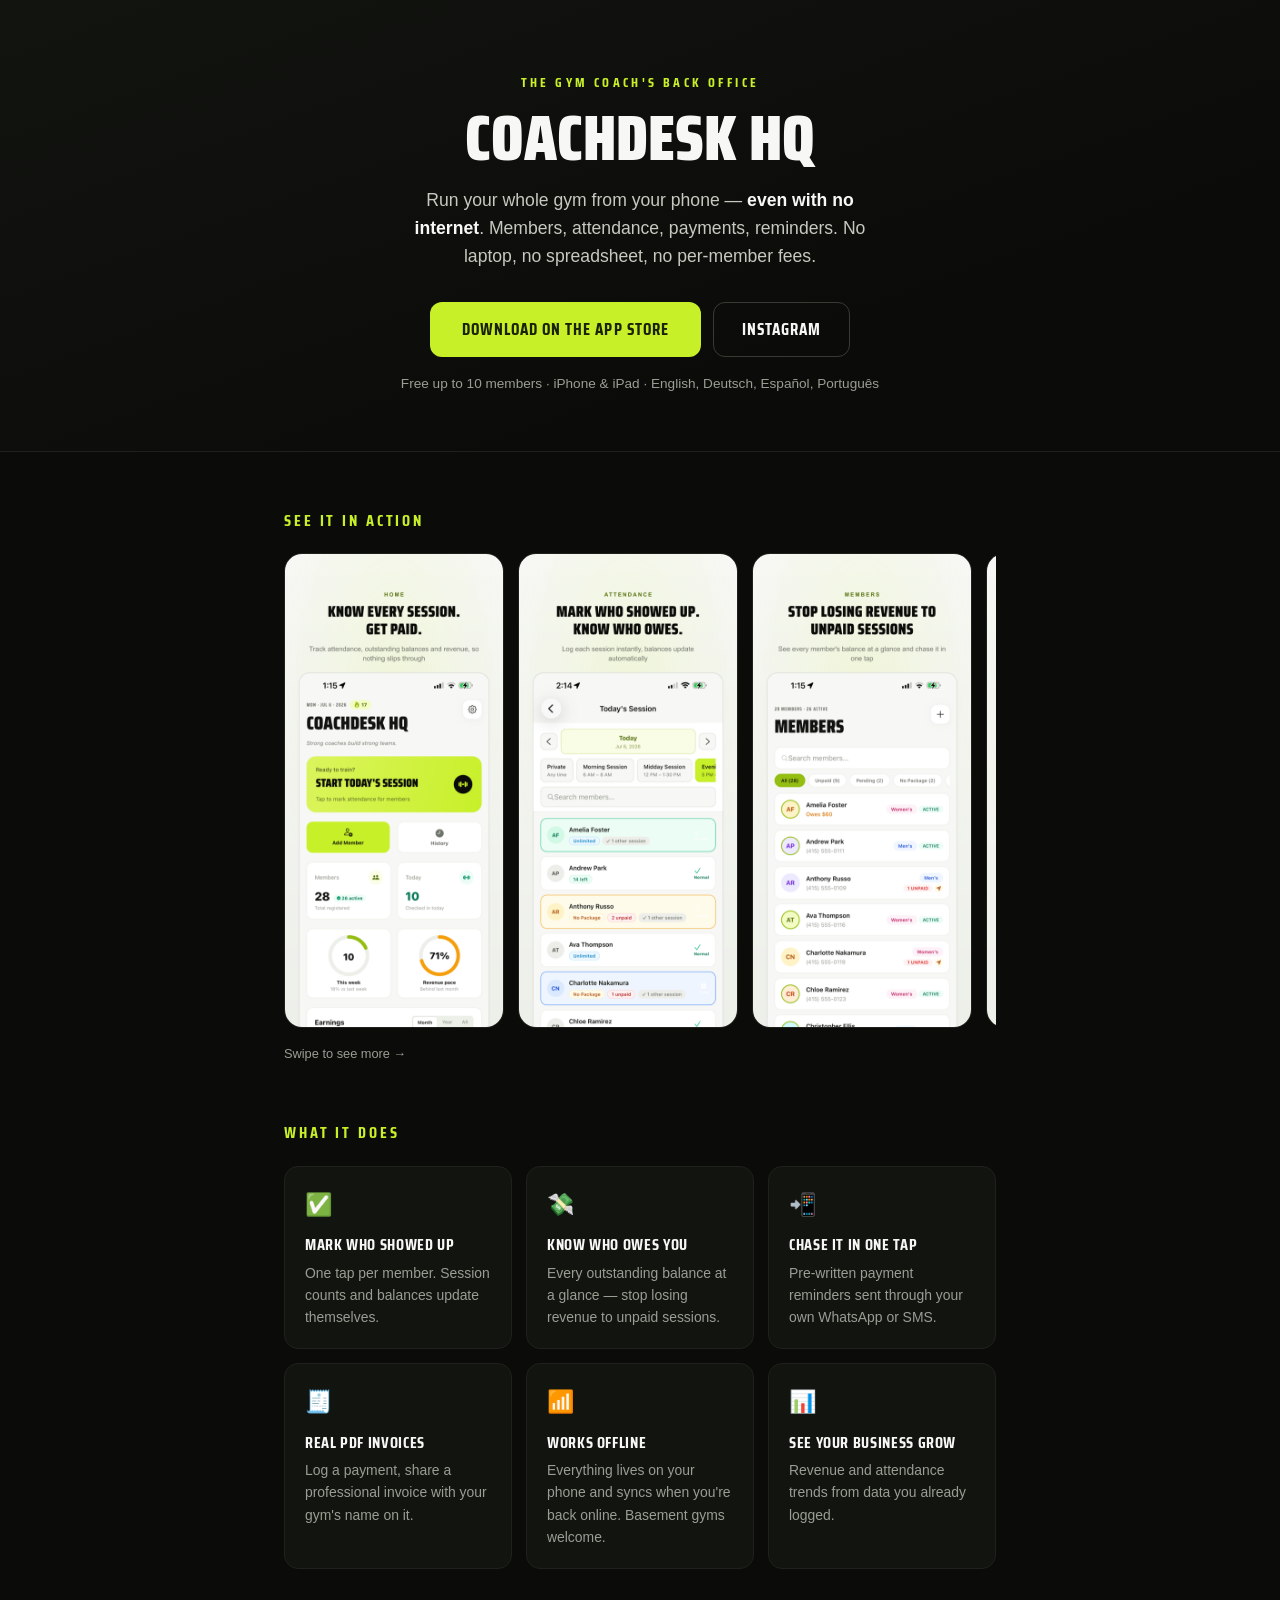
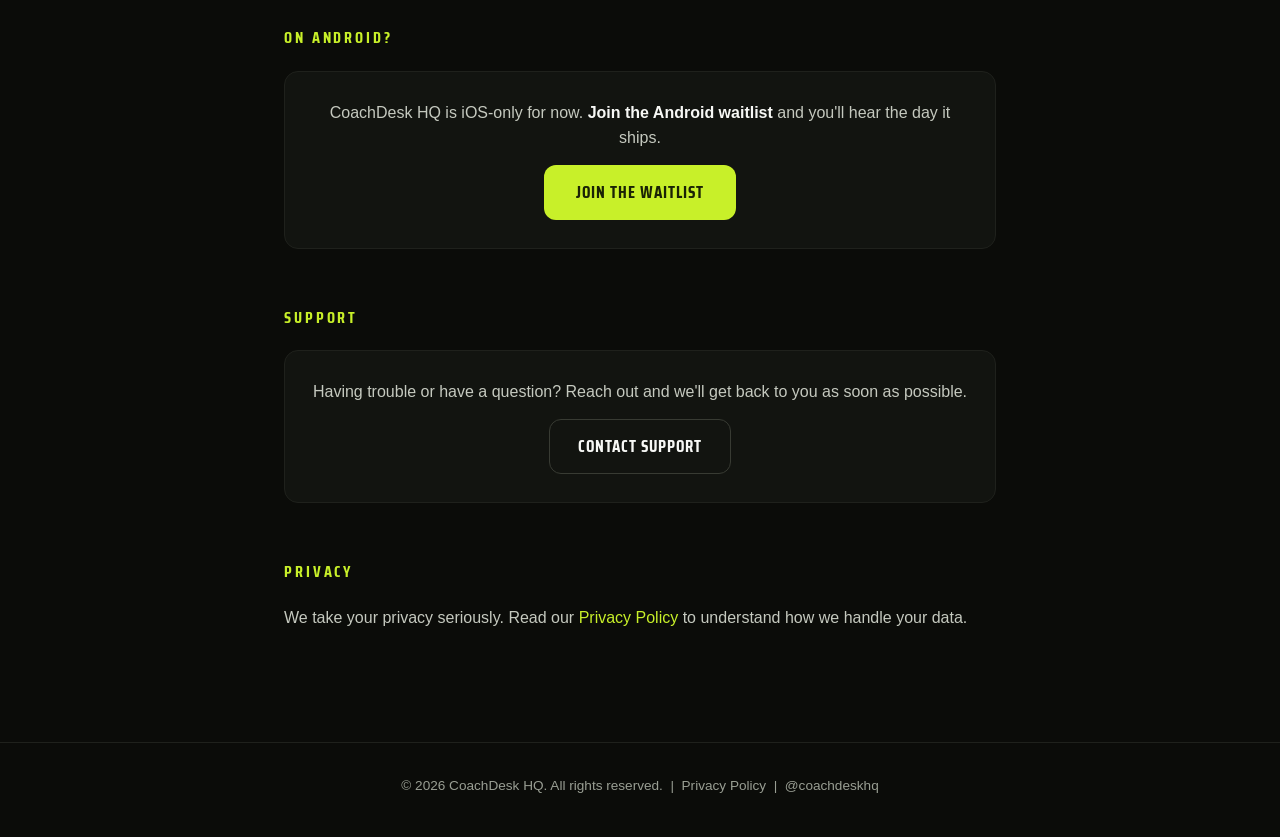
<file: coachdesk/index.html>
<!DOCTYPE html>
<html lang="en">
<head>
  <meta charset="UTF-8" />
  <meta name="viewport" content="width=device-width, initial-scale=1.0" />
  <title>CoachDesk HQ – The Gym Coach's Back Office</title>
  <meta name="description" content="Run your whole gym from your phone — even with no internet. Members, attendance, payments, reminders. Free on the App Store." />
  <meta property="og:title" content="CoachDesk HQ – The Gym Coach's Back Office" />
  <meta property="og:description" content="Members, attendance, payments, reminders — works offline. Free on iOS." />
  <link rel="preconnect" href="https://fonts.googleapis.com" />
  <link rel="preconnect" href="https://fonts.gstatic.com" crossorigin />
  <link href="https://fonts.googleapis.com/css2?family=Saira+Condensed:wght@700;900&display=swap" rel="stylesheet" />
  <style>
    /* "Electric volt on graphite" — mirrors the app palette (constants/colors.ts).
       Contrast rules: volt (#C8F029) is a fill or dark-mode text; never white text on volt. */
    :root {
      --volt: #C8F029;
      --volt-dim: #B5E620;
      --olive: #55700C;
      --ink-on-volt: #1A2305;
      --graphite-950: #0B0C09;
      --graphite-900: #121410;
      --graphite-800: #1F211C;
      --graphite-700: #383B33;
      --text-body: #C5C9BF;
      --text-muted: #999E93;
      --text-bright: #F7F8F5;
    }
    *, *::before, *::after { box-sizing: border-box; margin: 0; padding: 0; }
    body {
      font-family: -apple-system, BlinkMacSystemFont, "Segoe UI", Roboto, sans-serif;
      background: var(--graphite-950);
      color: var(--text-body);
      line-height: 1.6;
    }
    .display {
      font-family: "Saira Condensed", -apple-system, sans-serif;
      text-transform: uppercase;
    }
    a { color: var(--volt); text-decoration: none; }
    a:hover { text-decoration: underline; }

    header {
      background: linear-gradient(160deg, var(--graphite-900) 0%, var(--graphite-950) 70%);
      padding: 72px 24px 56px;
      text-align: center;
      border-bottom: 1px solid var(--graphite-800);
    }
    .overline {
      font-family: "Saira Condensed", sans-serif;
      font-weight: 700;
      text-transform: uppercase;
      letter-spacing: 0.25em;
      font-size: 0.85rem;
      color: var(--volt);
      margin-bottom: 12px;
    }
    header h1 {
      font-family: "Saira Condensed", sans-serif;
      font-weight: 900;
      text-transform: uppercase;
      font-size: clamp(2.6rem, 8vw, 4rem);
      line-height: 1;
      color: var(--text-bright);
      margin-bottom: 16px;
    }
    header .tagline {
      font-size: 1.1rem;
      color: var(--text-body);
      max-width: 480px;
      margin: 0 auto 32px;
    }
    header .tagline strong { color: var(--text-bright); font-weight: 600; }

    .cta-row {
      display: flex;
      flex-wrap: wrap;
      gap: 12px;
      justify-content: center;
      align-items: center;
      margin-bottom: 16px;
    }
    .btn-volt {
      display: inline-block;
      background: var(--volt);
      color: var(--ink-on-volt);
      font-family: "Saira Condensed", sans-serif;
      font-weight: 700;
      text-transform: uppercase;
      letter-spacing: 0.06em;
      font-size: 1.05rem;
      padding: 14px 32px;
      border-radius: 12px;
    }
    .btn-volt:hover { background: var(--volt-dim); text-decoration: none; }
    .btn-ghost {
      display: inline-block;
      border: 1px solid var(--graphite-700);
      color: var(--text-bright);
      font-family: "Saira Condensed", sans-serif;
      font-weight: 700;
      text-transform: uppercase;
      letter-spacing: 0.06em;
      font-size: 1.05rem;
      padding: 13px 28px;
      border-radius: 12px;
    }
    .btn-ghost:hover { border-color: var(--volt); text-decoration: none; }
    .hero-note { font-size: 0.85rem; color: var(--text-muted); }

    main { max-width: 760px; margin: 0 auto; padding: 56px 24px; }
    .section { margin-bottom: 56px; }
    .section h2 {
      font-family: "Saira Condensed", sans-serif;
      font-weight: 700;
      text-transform: uppercase;
      letter-spacing: 0.18em;
      font-size: 1rem;
      color: var(--volt);
      margin-bottom: 20px;
    }
    .section > p { margin-bottom: 10px; }

    .features {
      display: grid;
      grid-template-columns: repeat(auto-fit, minmax(210px, 1fr));
      gap: 14px;
    }
    .feature-card {
      background: var(--graphite-900);
      border: 1px solid var(--graphite-800);
      border-radius: 14px;
      padding: 20px;
    }
    .feature-card .icon { font-size: 22px; margin-bottom: 10px; }
    .feature-card h3 {
      font-family: "Saira Condensed", sans-serif;
      font-weight: 700;
      text-transform: uppercase;
      letter-spacing: 0.04em;
      font-size: 1rem;
      color: var(--text-bright);
      margin-bottom: 4px;
    }
    .feature-card p { font-size: 0.87rem; color: var(--text-muted); margin: 0; }

    .band {
      background: var(--graphite-900);
      border: 1px solid var(--graphite-800);
      border-radius: 14px;
      padding: 28px 24px;
      text-align: center;
    }
    .band p { margin-bottom: 14px; }
    .band p strong { color: var(--text-bright); }

    .shots {
      display: flex;
      gap: 14px;
      overflow-x: auto;
      scroll-snap-type: x mandatory;
      padding-bottom: 12px;
      -webkit-overflow-scrolling: touch;
    }
    .shots img {
      width: 220px;
      max-width: 62vw;
      flex: 0 0 auto;
      scroll-snap-align: start;
      border-radius: 18px;
      border: 1px solid var(--graphite-800);
      display: block;
    }
    .shots-hint {
      font-size: 0.8rem;
      color: var(--text-muted);
      margin-top: 4px;
    }

    footer {
      text-align: center;
      padding: 32px 24px 40px;
      color: var(--text-muted);
      font-size: 0.85rem;
      border-top: 1px solid var(--graphite-800);
    }
    footer a { color: var(--text-muted); }
    footer a:hover { color: var(--volt); }
  </style>
</head>
<body>

<header>
  <div class="overline">The Gym Coach's Back Office</div>
  <h1>CoachDesk HQ</h1>
  <p class="tagline">Run your whole gym from your phone — <strong>even with no internet</strong>. Members, attendance, payments, reminders. No laptop, no spreadsheet, no per-member fees.</p>
  <div class="cta-row">
    <a class="btn-volt" href="https://apps.apple.com/us/app/coachdesk-hq-gym-manager/id6761045494">Download on the App Store</a>
    <a class="btn-ghost" href="https://www.instagram.com/coachdeskhq">Instagram</a>
  </div>
  <p class="hero-note">Free up to 10 members · iPhone &amp; iPad · English, Deutsch, Español, Português</p>
</header>

<main>

  <div class="section">
    <h2>See It in Action</h2>
    <div class="shots">
      <img src="screenshots/1-dashboard.png" alt="Dashboard — today's attendance, monthly earnings and weekly trend" />
      <img src="screenshots/2-mark-attendance.png" alt="Mark attendance with one tap per member" loading="lazy" />
      <img src="screenshots/3-members.png" alt="Members list with paid and unpaid balance badges" loading="lazy" />
      <img src="screenshots/4-invoices.png" alt="PDF invoice generated from a logged payment" loading="lazy" />
      <img src="screenshots/5-send-reminders.png" alt="One-tap WhatsApp payment reminder" loading="lazy" />
      <img src="screenshots/6-reports.png" alt="Revenue and attendance reports" loading="lazy" />
      <img src="screenshots/7-schedule.png" alt="Weekly class schedule with time slots" loading="lazy" />
      <img src="screenshots/8-pricing.png" alt="Package pricing setup" loading="lazy" />
      <img src="screenshots/9-works-offline.png" alt="Works offline — syncs when you're back online" loading="lazy" />
    </div>
    <p class="shots-hint">Swipe to see more →</p>
  </div>

  <div class="section">
    <h2>What It Does</h2>
    <div class="features">
      <div class="feature-card">
        <div class="icon">✅</div>
        <h3>Mark Who Showed Up</h3>
        <p>One tap per member. Session counts and balances update themselves.</p>
      </div>
      <div class="feature-card">
        <div class="icon">💸</div>
        <h3>Know Who Owes You</h3>
        <p>Every outstanding balance at a glance — stop losing revenue to unpaid sessions.</p>
      </div>
      <div class="feature-card">
        <div class="icon">📲</div>
        <h3>Chase It in One Tap</h3>
        <p>Pre-written payment reminders sent through your own WhatsApp or SMS.</p>
      </div>
      <div class="feature-card">
        <div class="icon">🧾</div>
        <h3>Real PDF Invoices</h3>
        <p>Log a payment, share a professional invoice with your gym's name on it.</p>
      </div>
      <div class="feature-card">
        <div class="icon">📶</div>
        <h3>Works Offline</h3>
        <p>Everything lives on your phone and syncs when you're back online. Basement gyms welcome.</p>
      </div>
      <div class="feature-card">
        <div class="icon">📊</div>
        <h3>See Your Business Grow</h3>
        <p>Revenue and attendance trends from data you already logged.</p>
      </div>
    </div>
  </div>

  <div class="section">
    <h2>On Android?</h2>
    <div class="band">
      <p>CoachDesk HQ is iOS-only for now. <strong>Join the Android waitlist</strong> and you'll hear the day it ships.</p>
      <a class="btn-volt" href="mailto:tanushkabandara@gmail.com?subject=Android%20waitlist%20%E2%80%94%20CoachDesk%20HQ&body=Add%20me%20to%20the%20Android%20waitlist.">Join the Waitlist</a>
    </div>
  </div>

  <div class="section">
    <h2>Support</h2>
    <div class="band">
      <p>Having trouble or have a question? Reach out and we'll get back to you as soon as possible.</p>
      <a class="btn-ghost" href="mailto:tanushkabandara@gmail.com">Contact Support</a>
    </div>
  </div>

  <div class="section">
    <h2>Privacy</h2>
    <p>We take your privacy seriously. Read our <a href="privacy.html">Privacy Policy</a> to understand how we handle your data.</p>
  </div>

</main>

<footer>
  <p>&copy; 2026 CoachDesk HQ. All rights reserved. &nbsp;|&nbsp; <a href="privacy.html">Privacy Policy</a> &nbsp;|&nbsp; <a href="https://www.instagram.com/coachdeskhq">@coachdeskhq</a></p>
</footer>

</body>
</html>
</file>
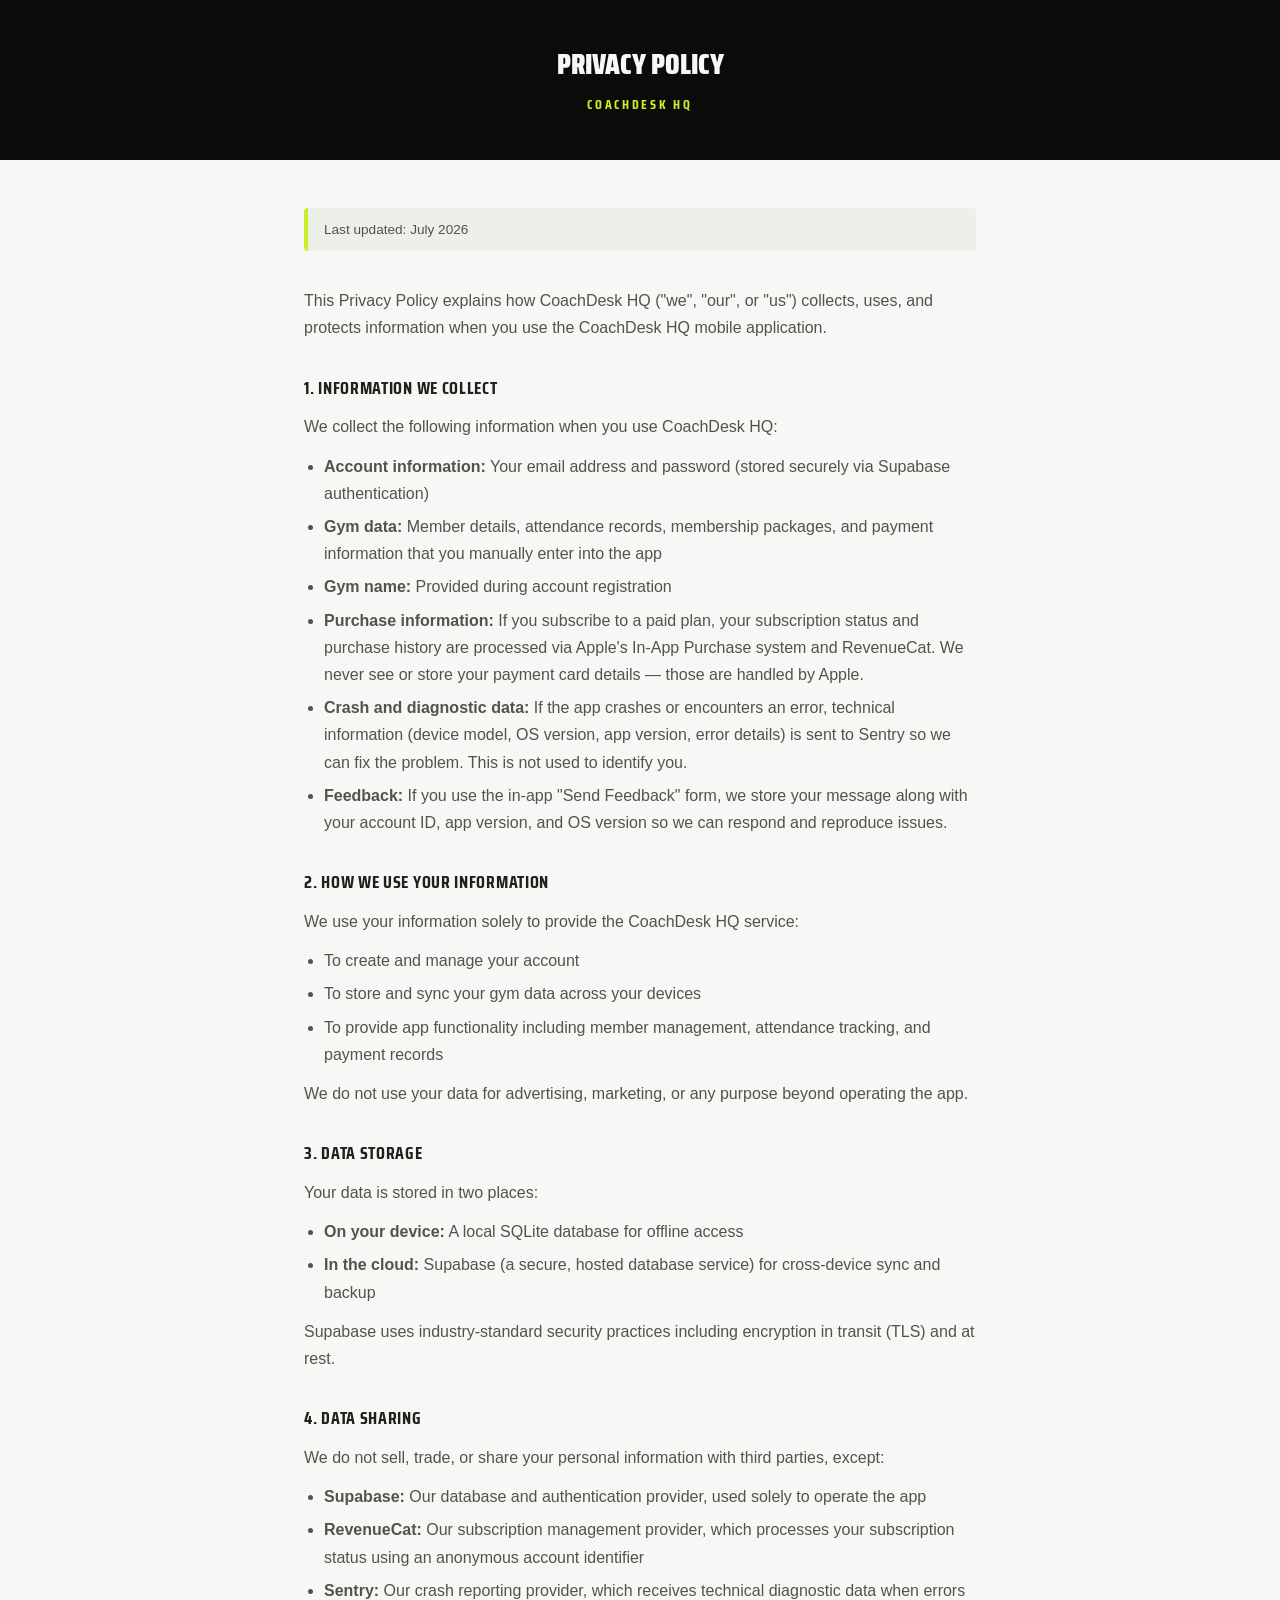
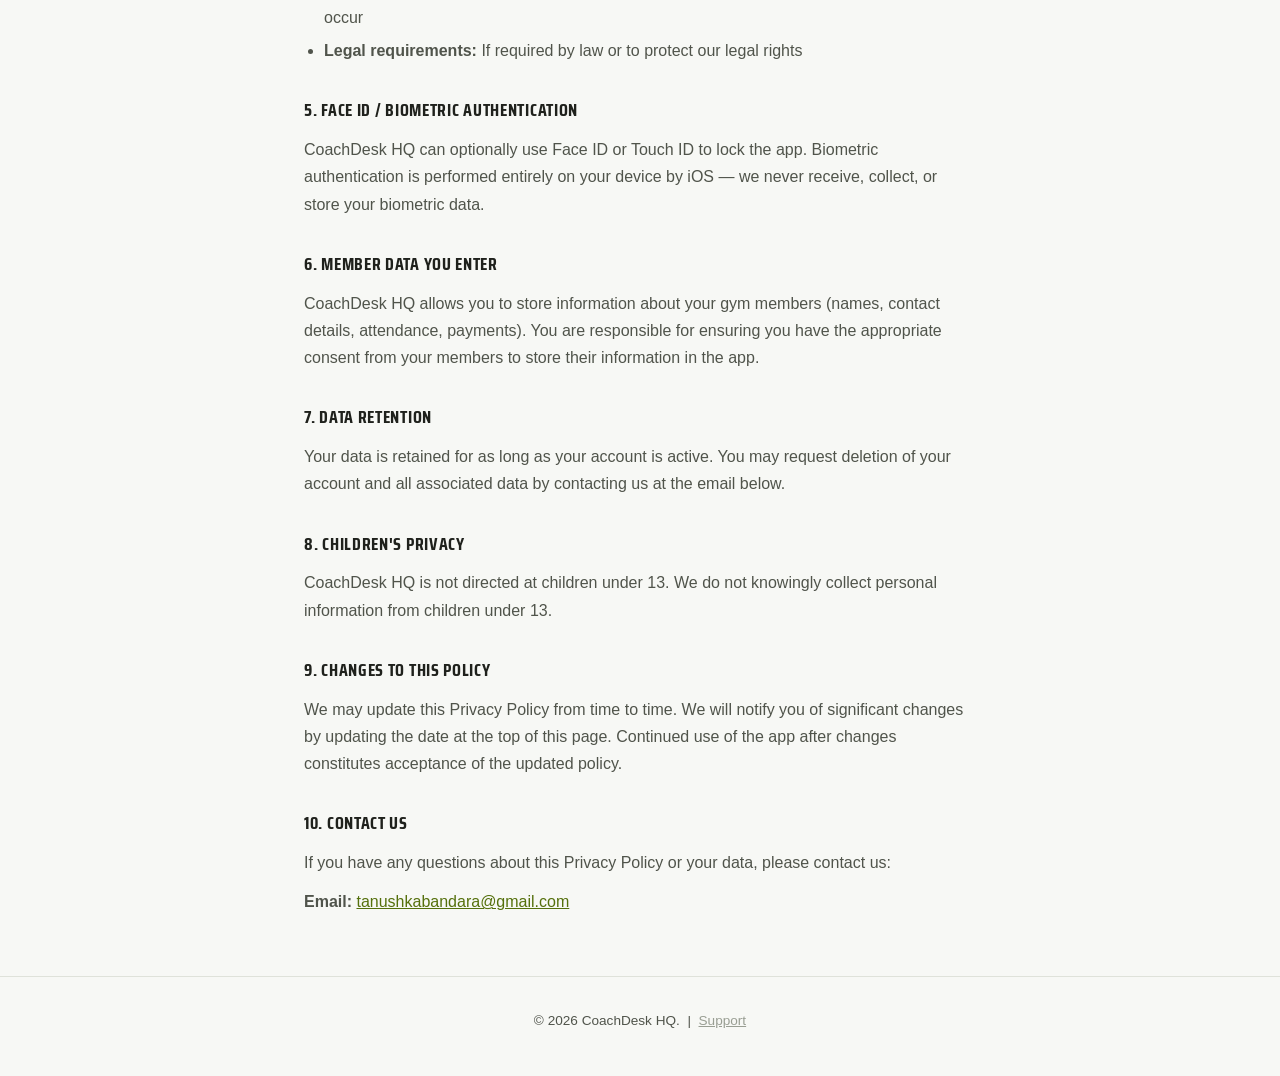
<file: coachdesk/privacy.html>
<!DOCTYPE html>
<html lang="en">
<head>
  <meta charset="UTF-8" />
  <meta name="viewport" content="width=device-width, initial-scale=1.0" />
  <title>Privacy Policy – CoachDesk HQ</title>
  <link rel="preconnect" href="https://fonts.googleapis.com" />
  <link rel="preconnect" href="https://fonts.gstatic.com" crossorigin />
  <link href="https://fonts.googleapis.com/css2?family=Saira+Condensed:wght@700;900&display=swap" rel="stylesheet" />
  <style>
    /* Volt-on-graphite brand (mirrors the app palette). Volt as text on light
       surfaces uses olive #55700C per the app's contrast rules. */
    :root {
      --volt: #C8F029;
      --olive: #55700C;
      --graphite-950: #0B0C09;
      --graphite-900: #121410;
      --graphite-800: #1F211C;
      --paper: #F7F8F5;
      --paper-2: #EDEFE9;
      --line: #DFE2DA;
      --text-strong: #1F211C;
      --text-body: #50544B;
      --text-muted: #999E93;
    }
    *, *::before, *::after { box-sizing: border-box; margin: 0; padding: 0; }
    body {
      font-family: -apple-system, BlinkMacSystemFont, "Segoe UI", Roboto, sans-serif;
      background: var(--paper);
      color: var(--text-strong);
      line-height: 1.7;
    }
    a { color: var(--olive); }

    header {
      background: var(--graphite-950);
      padding: 40px 24px 32px;
      text-align: center;
    }
    header h1 {
      font-family: "Saira Condensed", sans-serif;
      font-weight: 900;
      text-transform: uppercase;
      font-size: 1.8rem;
      color: #F7F8F5;
      margin-bottom: 4px;
    }
    header p {
      font-family: "Saira Condensed", sans-serif;
      font-weight: 700;
      text-transform: uppercase;
      letter-spacing: 0.2em;
      color: var(--volt);
      font-size: 0.85rem;
    }

    main {
      max-width: 720px;
      margin: 0 auto;
      padding: 48px 24px;
    }

    .updated {
      background: var(--paper-2);
      border-left: 4px solid var(--volt);
      padding: 10px 16px;
      border-radius: 4px;
      font-size: 0.85rem;
      color: var(--text-body);
      margin-bottom: 36px;
    }

    h2 {
      font-family: "Saira Condensed", sans-serif;
      font-weight: 700;
      text-transform: uppercase;
      letter-spacing: 0.04em;
      font-size: 1.1rem;
      color: var(--text-strong);
      margin: 32px 0 10px;
    }
    p { color: var(--text-body); margin-bottom: 12px; }
    ul { color: var(--text-body); padding-left: 20px; margin-bottom: 12px; }
    ul li { margin-bottom: 6px; }

    footer {
      text-align: center;
      padding: 32px 24px;
      color: var(--text-muted);
      font-size: 0.85rem;
      border-top: 1px solid var(--line);
    }
    footer a { color: var(--text-muted); }
  </style>
</head>
<body>

<header>
  <h1>Privacy Policy</h1>
  <p>CoachDesk HQ</p>
</header>

<main>

  <div class="updated">Last updated: July 2026</div>

  <p>This Privacy Policy explains how CoachDesk HQ ("we", "our", or "us") collects, uses, and protects information when you use the CoachDesk HQ mobile application.</p>

  <h2>1. Information We Collect</h2>
  <p>We collect the following information when you use CoachDesk HQ:</p>
  <ul>
    <li><strong>Account information:</strong> Your email address and password (stored securely via Supabase authentication)</li>
    <li><strong>Gym data:</strong> Member details, attendance records, membership packages, and payment information that you manually enter into the app</li>
    <li><strong>Gym name:</strong> Provided during account registration</li>
    <li><strong>Purchase information:</strong> If you subscribe to a paid plan, your subscription status and purchase history are processed via Apple's In-App Purchase system and RevenueCat. We never see or store your payment card details — those are handled by Apple.</li>
    <li><strong>Crash and diagnostic data:</strong> If the app crashes or encounters an error, technical information (device model, OS version, app version, error details) is sent to Sentry so we can fix the problem. This is not used to identify you.</li>
    <li><strong>Feedback:</strong> If you use the in-app "Send Feedback" form, we store your message along with your account ID, app version, and OS version so we can respond and reproduce issues.</li>
  </ul>

  <h2>2. How We Use Your Information</h2>
  <p>We use your information solely to provide the CoachDesk HQ service:</p>
  <ul>
    <li>To create and manage your account</li>
    <li>To store and sync your gym data across your devices</li>
    <li>To provide app functionality including member management, attendance tracking, and payment records</li>
  </ul>
  <p>We do not use your data for advertising, marketing, or any purpose beyond operating the app.</p>

  <h2>3. Data Storage</h2>
  <p>Your data is stored in two places:</p>
  <ul>
    <li><strong>On your device:</strong> A local SQLite database for offline access</li>
    <li><strong>In the cloud:</strong> Supabase (a secure, hosted database service) for cross-device sync and backup</li>
  </ul>
  <p>Supabase uses industry-standard security practices including encryption in transit (TLS) and at rest.</p>

  <h2>4. Data Sharing</h2>
  <p>We do not sell, trade, or share your personal information with third parties, except:</p>
  <ul>
    <li><strong>Supabase:</strong> Our database and authentication provider, used solely to operate the app</li>
    <li><strong>RevenueCat:</strong> Our subscription management provider, which processes your subscription status using an anonymous account identifier</li>
    <li><strong>Sentry:</strong> Our crash reporting provider, which receives technical diagnostic data when errors occur</li>
    <li><strong>Legal requirements:</strong> If required by law or to protect our legal rights</li>
  </ul>

  <h2>5. Face ID / Biometric Authentication</h2>
  <p>CoachDesk HQ can optionally use Face ID or Touch ID to lock the app. Biometric authentication is performed entirely on your device by iOS — we never receive, collect, or store your biometric data.</p>

  <h2>6. Member Data You Enter</h2>
  <p>CoachDesk HQ allows you to store information about your gym members (names, contact details, attendance, payments). You are responsible for ensuring you have the appropriate consent from your members to store their information in the app.</p>

  <h2>7. Data Retention</h2>
  <p>Your data is retained for as long as your account is active. You may request deletion of your account and all associated data by contacting us at the email below.</p>

  <h2>8. Children's Privacy</h2>
  <p>CoachDesk HQ is not directed at children under 13. We do not knowingly collect personal information from children under 13.</p>

  <h2>9. Changes to This Policy</h2>
  <p>We may update this Privacy Policy from time to time. We will notify you of significant changes by updating the date at the top of this page. Continued use of the app after changes constitutes acceptance of the updated policy.</p>

  <h2>10. Contact Us</h2>
  <p>If you have any questions about this Privacy Policy or your data, please contact us:</p>
  <p><strong>Email:</strong> <a href="mailto:tanushkabandara@gmail.com">tanushkabandara@gmail.com</a></p>

</main>

<footer>
  <p>&copy; 2026 CoachDesk HQ. &nbsp;|&nbsp; <a href="index.html">Support</a></p>
</footer>

</body>
</html>
</file>
